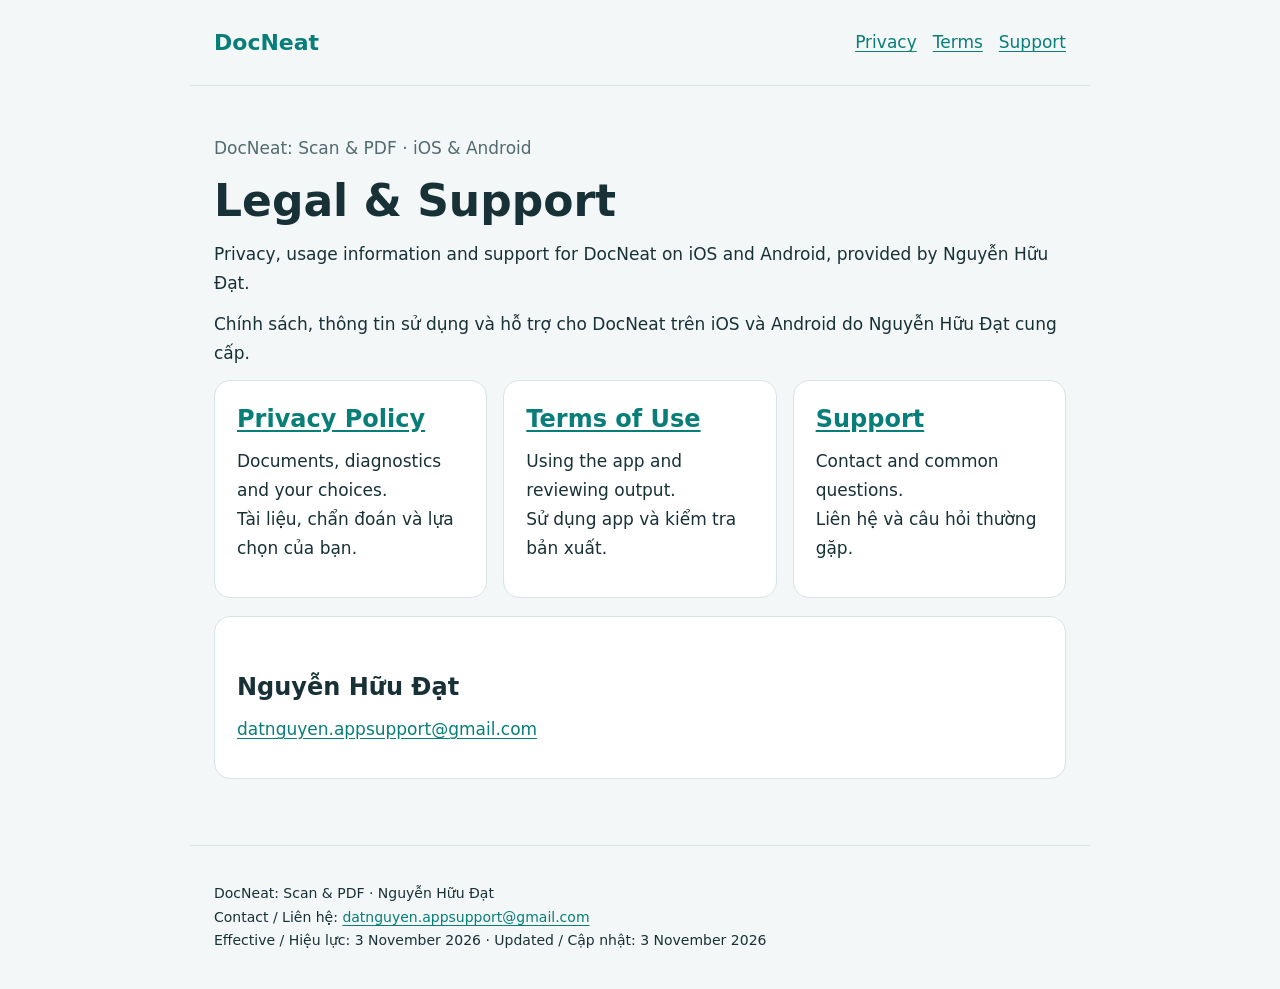
<file: index.html>
<!doctype html>
<html lang="en"><head><meta charset="utf-8"><meta name="viewport" content="width=device-width, initial-scale=1"><meta name="description" content="Privacy, terms and support for DocNeat: Scan &amp; PDF."><title>Legal &amp; Support · DocNeat</title><link rel="stylesheet" href="styles.css"></head><body>
<header><a class="brand" href="index.html">DocNeat</a><nav aria-label="Main navigation"><a href="privacy.html">Privacy</a><a href="terms.html">Terms</a><a href="support.html">Support</a></nav></header>
<main><p class="muted">DocNeat: Scan &amp; PDF · iOS &amp; Android</p><h1>Legal &amp; Support</h1><p>Privacy, usage information and support for DocNeat on iOS and Android, provided by Nguyễn Hữu Đạt.</p><p lang="vi">Chính sách, thông tin sử dụng và hỗ trợ cho DocNeat trên iOS và Android do Nguyễn Hữu Đạt cung cấp.</p><div class="cards"><article class="card"><h2><a href="privacy.html">Privacy Policy</a></h2><p>Documents, diagnostics and your choices.<br><span lang="vi">Tài liệu, chẩn đoán và lựa chọn của bạn.</span></p></article><article class="card"><h2><a href="terms.html">Terms of Use</a></h2><p>Using the app and reviewing output.<br><span lang="vi">Sử dụng app và kiểm tra bản xuất.</span></p></article><article class="card"><h2><a href="support.html">Support</a></h2><p>Contact and common questions.<br><span lang="vi">Liên hệ và câu hỏi thường gặp.</span></p></article></div><section class="card"><h2>Nguyễn Hữu Đạt</h2><p><a href="mailto:datnguyen.appsupport@gmail.com">datnguyen.appsupport@gmail.com</a></p></section></main>
<footer><p>DocNeat: Scan &amp; PDF · Nguyễn Hữu Đạt<br>Contact / Liên hệ: <a href="mailto:datnguyen.appsupport@gmail.com">datnguyen.appsupport@gmail.com</a><br>Effective / Hiệu lực: 3 November 2026 · Updated / Cập nhật: 3 November 2026</p></footer></body></html>
</file>
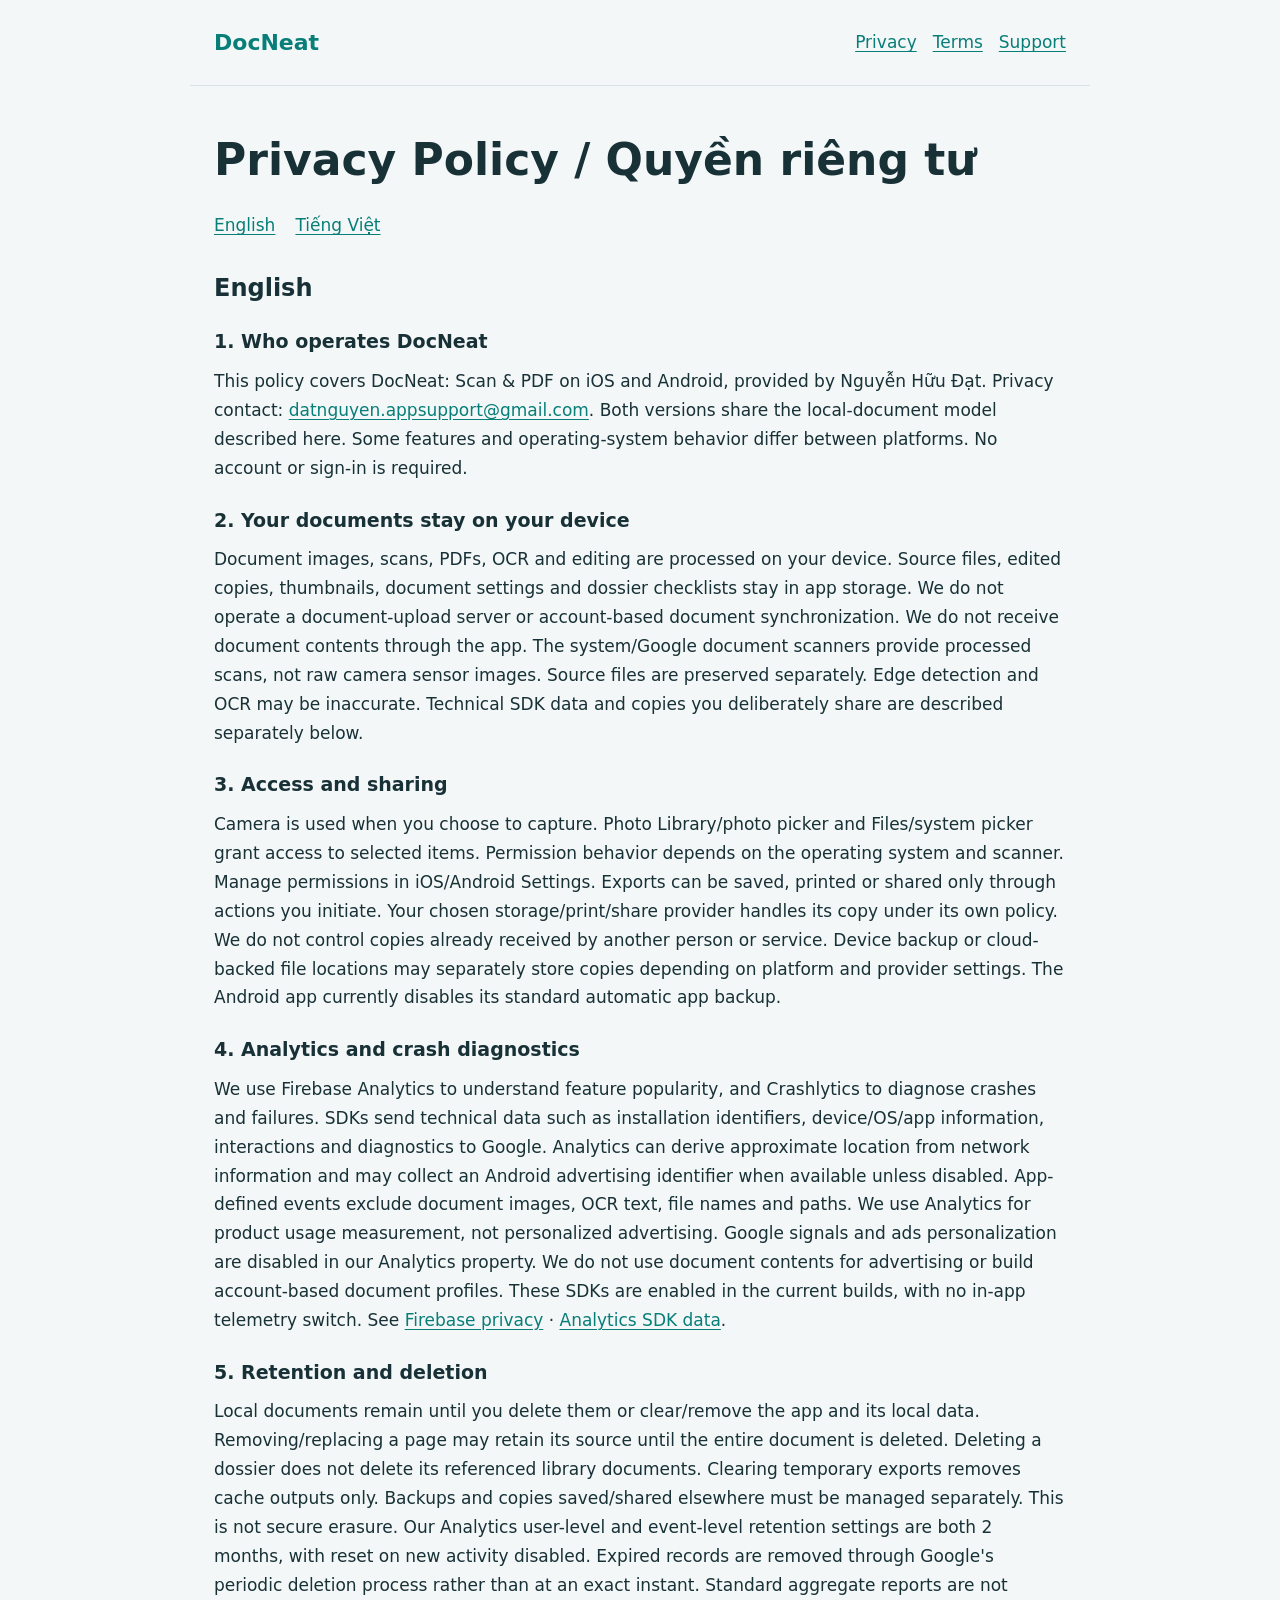
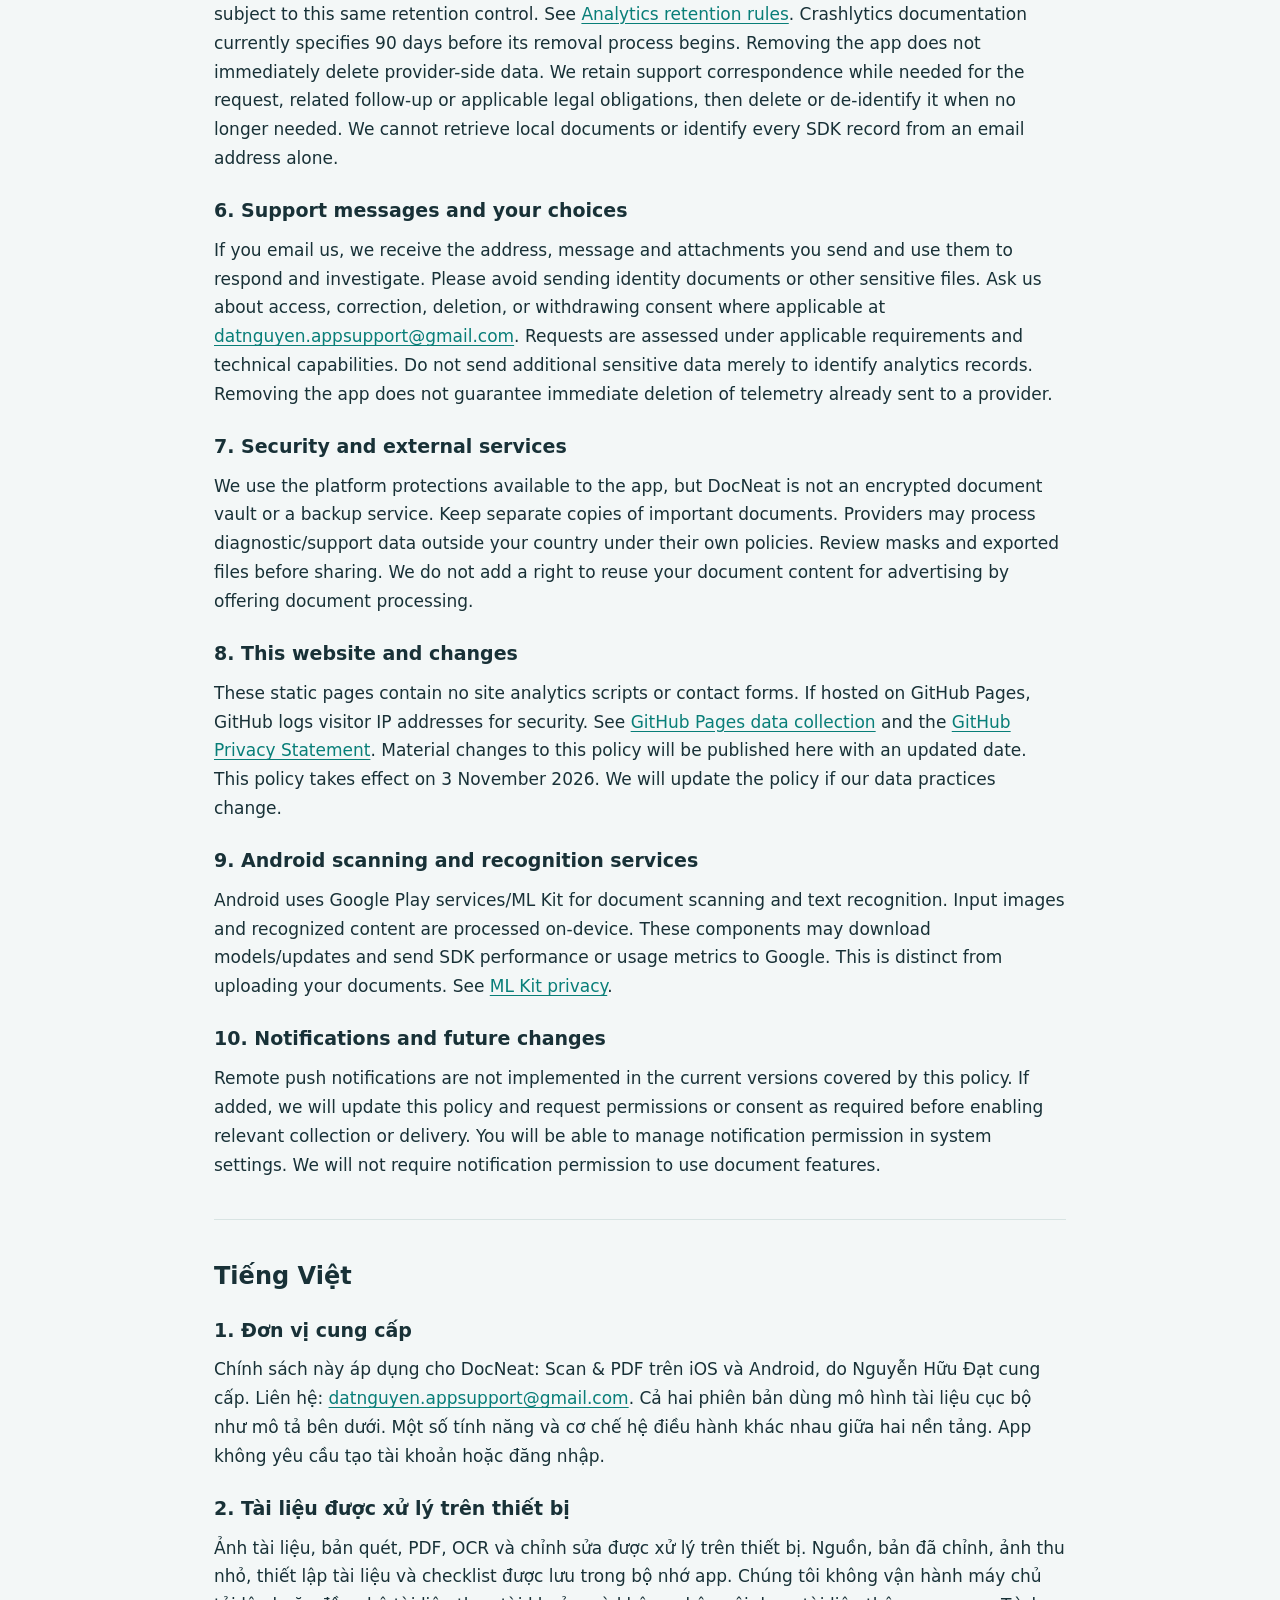
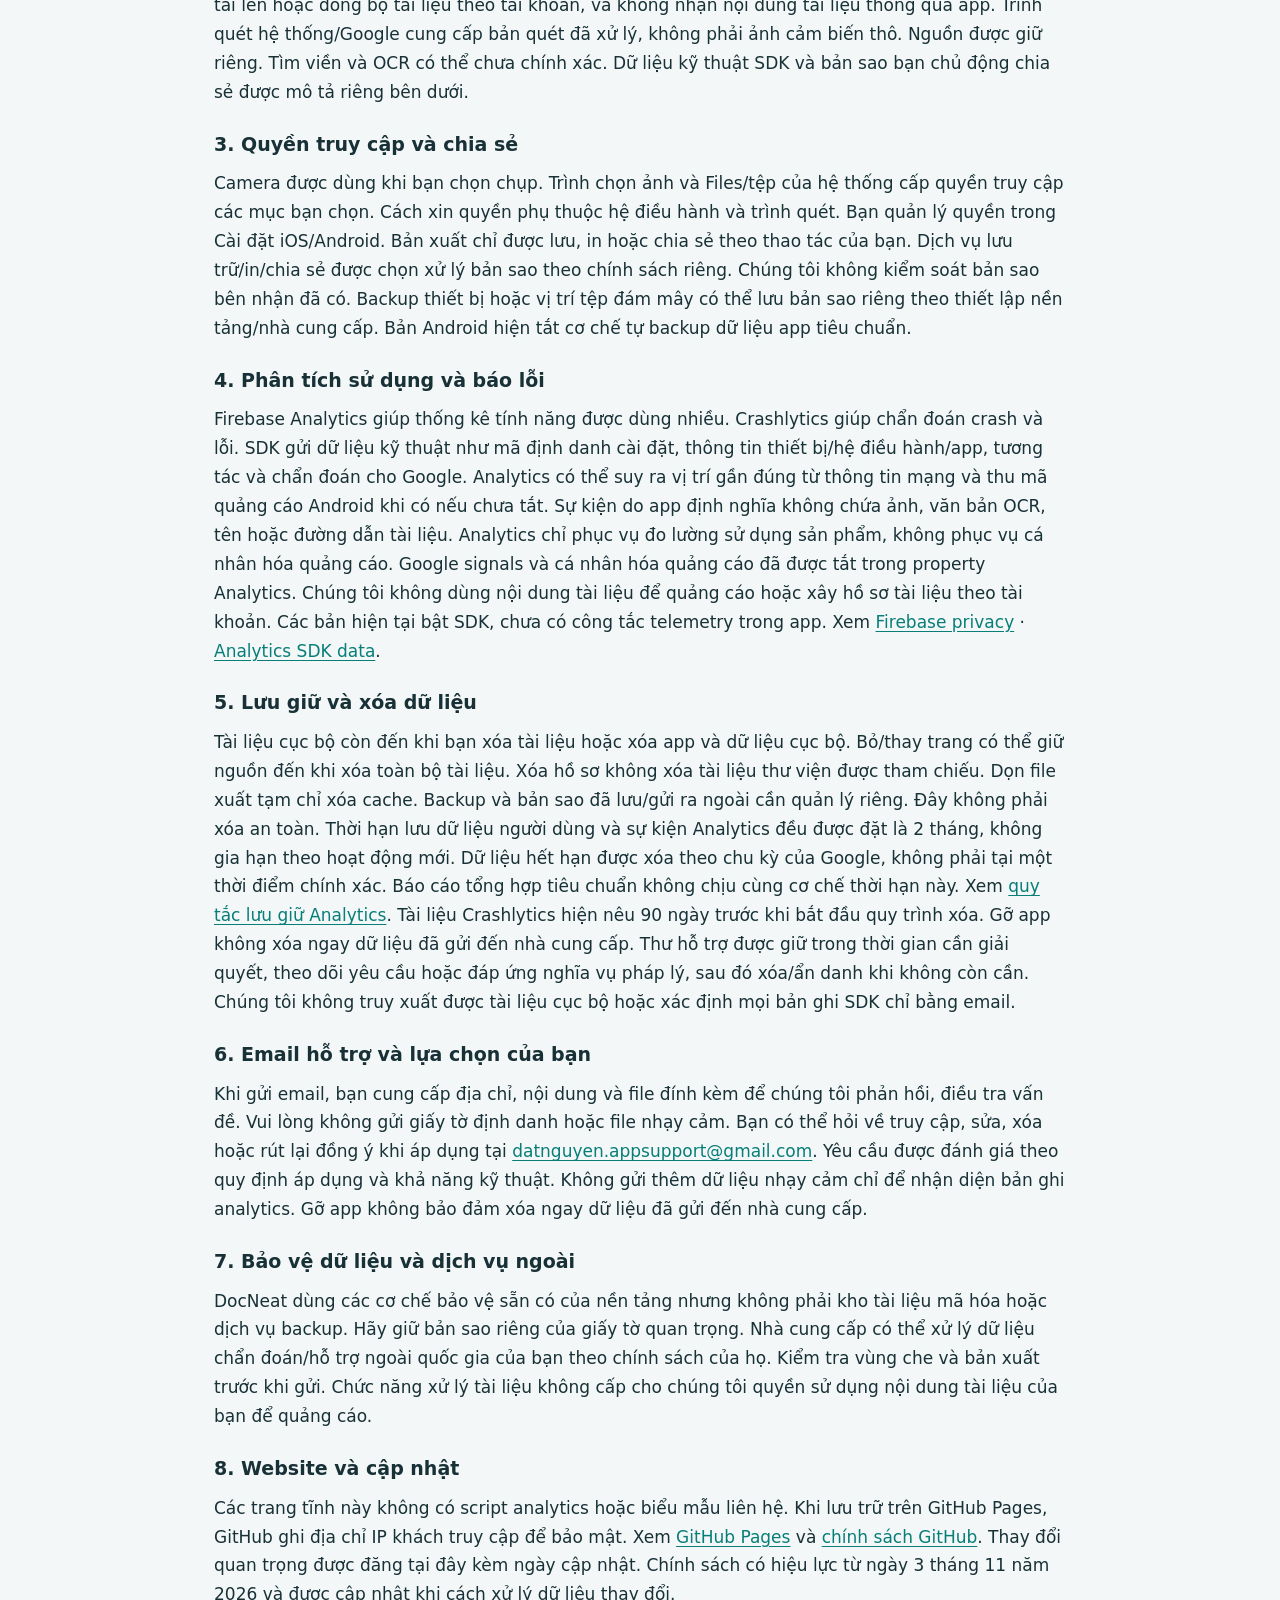
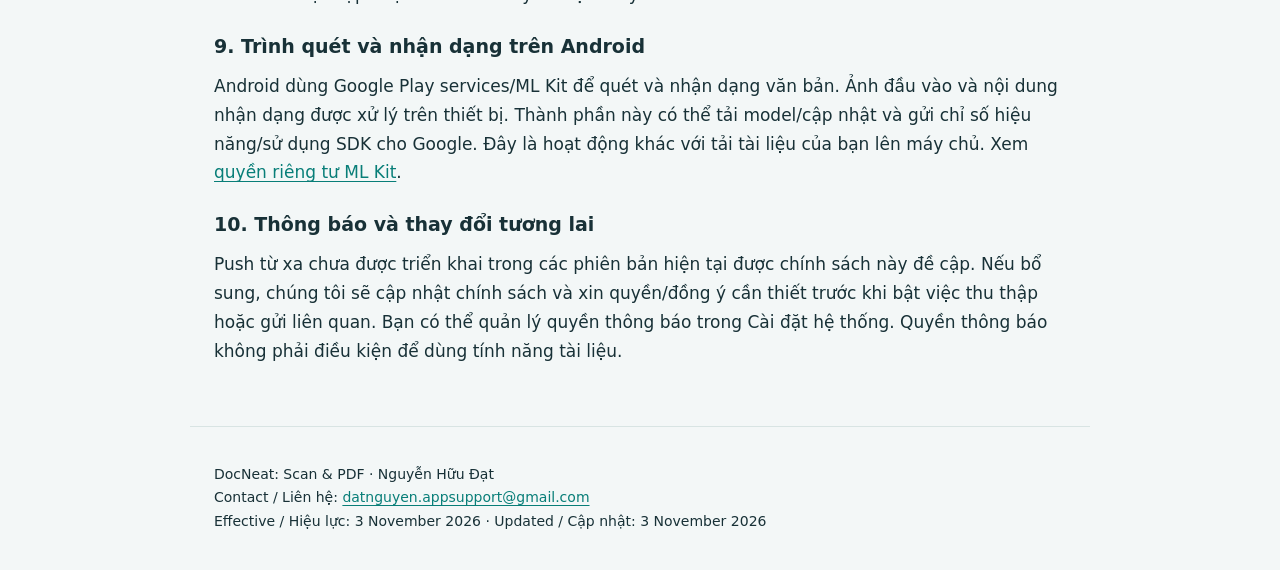
<file: privacy.html>
<!doctype html>
<html lang="en"><head><meta charset="utf-8"><meta name="viewport" content="width=device-width, initial-scale=1"><meta name="description" content="DocNeat privacy policy: local document processing, diagnostics, permissions and deletion."><title>Privacy Policy · DocNeat</title><link rel="stylesheet" href="styles.css"></head><body>
<header><a class="brand" href="index.html">DocNeat</a><nav aria-label="Main navigation"><a href="privacy.html">Privacy</a><a href="terms.html">Terms</a><a href="support.html">Support</a></nav></header>
<main><h1>Privacy Policy / Quyền riêng tư</h1><nav class="language-nav" aria-label="Language sections"><a href="#en" lang="en">English</a><a href="#vi" lang="vi">Tiếng Việt</a></nav><section id="en" lang="en"><h2>English</h2><h3>1. Who operates DocNeat</h3><p>This policy covers DocNeat: Scan &amp; PDF on iOS and Android, provided by Nguyễn Hữu Đạt. Privacy contact: <a href="mailto:datnguyen.appsupport@gmail.com">datnguyen.appsupport@gmail.com</a>. Both versions share the local-document model described here. Some features and operating-system behavior differ between platforms. No account or sign-in is required.</p><h3>2. Your documents stay on your device</h3><p>Document images, scans, PDFs, OCR and editing are processed on your device. Source files, edited copies, thumbnails, document settings and dossier checklists stay in app storage. We do not operate a document-upload server or account-based document synchronization. We do not receive document contents through the app. The system/Google document scanners provide processed scans, not raw camera sensor images. Source files are preserved separately. Edge detection and OCR may be inaccurate. Technical SDK data and copies you deliberately share are described separately below.</p><h3>3. Access and sharing</h3><p>Camera is used when you choose to capture. Photo Library/photo picker and Files/system picker grant access to selected items. Permission behavior depends on the operating system and scanner. Manage permissions in iOS/Android Settings. Exports can be saved, printed or shared only through actions you initiate. Your chosen storage/print/share provider handles its copy under its own policy. We do not control copies already received by another person or service. Device backup or cloud-backed file locations may separately store copies depending on platform and provider settings. The Android app currently disables its standard automatic app backup.</p><h3>4. Analytics and crash diagnostics</h3><p>We use Firebase Analytics to understand feature popularity, and Crashlytics to diagnose crashes and failures. SDKs send technical data such as installation identifiers, device/OS/app information, interactions and diagnostics to Google. Analytics can derive approximate location from network information and may collect an Android advertising identifier when available unless disabled. App-defined events exclude document images, OCR text, file names and paths. We use Analytics for product usage measurement, not personalized advertising. Google signals and ads personalization are disabled in our Analytics property. We do not use document contents for advertising or build account-based document profiles. These SDKs are enabled in the current builds, with no in-app telemetry switch. See <a href="https://firebase.google.com/support/privacy">Firebase privacy</a> · <a href="https://support.google.com/analytics/answer/11582702">Analytics SDK data</a>.</p><h3>5. Retention and deletion</h3><p>Local documents remain until you delete them or clear/remove the app and its local data. Removing/replacing a page may retain its source until the entire document is deleted. Deleting a dossier does not delete its referenced library documents. Clearing temporary exports removes cache outputs only. Backups and copies saved/shared elsewhere must be managed separately. This is not secure erasure. Our Analytics user-level and event-level retention settings are both 2 months, with reset on new activity disabled. Expired records are removed through Google's periodic deletion process rather than at an exact instant. Standard aggregate reports are not subject to this same retention control. See <a href="https://support.google.com/analytics/answer/7667196">Analytics retention rules</a>. Crashlytics documentation currently specifies 90 days before its removal process begins. Removing the app does not immediately delete provider-side data. We retain support correspondence while needed for the request, related follow-up or applicable legal obligations, then delete or de-identify it when no longer needed. We cannot retrieve local documents or identify every SDK record from an email address alone.</p><h3>6. Support messages and your choices</h3><p>If you email us, we receive the address, message and attachments you send and use them to respond and investigate. Please avoid sending identity documents or other sensitive files. Ask us about access, correction, deletion, or withdrawing consent where applicable at <a href="mailto:datnguyen.appsupport@gmail.com">datnguyen.appsupport@gmail.com</a>. Requests are assessed under applicable requirements and technical capabilities. Do not send additional sensitive data merely to identify analytics records. Removing the app does not guarantee immediate deletion of telemetry already sent to a provider.</p><h3>7. Security and external services</h3><p>We use the platform protections available to the app, but DocNeat is not an encrypted document vault or a backup service. Keep separate copies of important documents. Providers may process diagnostic/support data outside your country under their own policies. Review masks and exported files before sharing. We do not add a right to reuse your document content for advertising by offering document processing.</p><h3>8. This website and changes</h3><p>These static pages contain no site analytics scripts or contact forms. If hosted on GitHub Pages, GitHub logs visitor IP addresses for security. See <a href="https://docs.github.com/en/pages/getting-started-with-github-pages/what-is-github-pages#data-collection">GitHub Pages data collection</a> and the <a href="https://docs.github.com/en/site-policy/privacy-policies/github-general-privacy-statement">GitHub Privacy Statement</a>. Material changes to this policy will be published here with an updated date. This policy takes effect on 3 November 2026. We will update the policy if our data practices change.</p><h3>9. Android scanning and recognition services</h3><p>Android uses Google Play services/ML Kit for document scanning and text recognition. Input images and recognized content are processed on-device. These components may download models/updates and send SDK performance or usage metrics to Google. This is distinct from uploading your documents. See <a href="https://developers.google.com/ml-kit/terms#privacy">ML Kit privacy</a>.</p><h3>10. Notifications and future changes</h3><p>Remote push notifications are not implemented in the current versions covered by this policy. If added, we will update this policy and request permissions or consent as required before enabling relevant collection or delivery. You will be able to manage notification permission in system settings. We will not require notification permission to use document features.</p></section><hr><section id="vi" lang="vi"><h2>Tiếng Việt</h2><h3>1. Đơn vị cung cấp</h3><p>Chính sách này áp dụng cho DocNeat: Scan &amp; PDF trên iOS và Android, do Nguyễn Hữu Đạt cung cấp. Liên hệ: <a href="mailto:datnguyen.appsupport@gmail.com">datnguyen.appsupport@gmail.com</a>. Cả hai phiên bản dùng mô hình tài liệu cục bộ như mô tả bên dưới. Một số tính năng và cơ chế hệ điều hành khác nhau giữa hai nền tảng. App không yêu cầu tạo tài khoản hoặc đăng nhập.</p><h3>2. Tài liệu được xử lý trên thiết bị</h3><p>Ảnh tài liệu, bản quét, PDF, OCR và chỉnh sửa được xử lý trên thiết bị. Nguồn, bản đã chỉnh, ảnh thu nhỏ, thiết lập tài liệu và checklist được lưu trong bộ nhớ app. Chúng tôi không vận hành máy chủ tải lên hoặc đồng bộ tài liệu theo tài khoản, và không nhận nội dung tài liệu thông qua app. Trình quét hệ thống/Google cung cấp bản quét đã xử lý, không phải ảnh cảm biến thô. Nguồn được giữ riêng. Tìm viền và OCR có thể chưa chính xác. Dữ liệu kỹ thuật SDK và bản sao bạn chủ động chia sẻ được mô tả riêng bên dưới.</p><h3>3. Quyền truy cập và chia sẻ</h3><p>Camera được dùng khi bạn chọn chụp. Trình chọn ảnh và Files/tệp của hệ thống cấp quyền truy cập các mục bạn chọn. Cách xin quyền phụ thuộc hệ điều hành và trình quét. Bạn quản lý quyền trong Cài đặt iOS/Android. Bản xuất chỉ được lưu, in hoặc chia sẻ theo thao tác của bạn. Dịch vụ lưu trữ/in/chia sẻ được chọn xử lý bản sao theo chính sách riêng. Chúng tôi không kiểm soát bản sao bên nhận đã có. Backup thiết bị hoặc vị trí tệp đám mây có thể lưu bản sao riêng theo thiết lập nền tảng/nhà cung cấp. Bản Android hiện tắt cơ chế tự backup dữ liệu app tiêu chuẩn.</p><h3>4. Phân tích sử dụng và báo lỗi</h3><p>Firebase Analytics giúp thống kê tính năng được dùng nhiều. Crashlytics giúp chẩn đoán crash và lỗi. SDK gửi dữ liệu kỹ thuật như mã định danh cài đặt, thông tin thiết bị/hệ điều hành/app, tương tác và chẩn đoán cho Google. Analytics có thể suy ra vị trí gần đúng từ thông tin mạng và thu mã quảng cáo Android khi có nếu chưa tắt. Sự kiện do app định nghĩa không chứa ảnh, văn bản OCR, tên hoặc đường dẫn tài liệu. Analytics chỉ phục vụ đo lường sử dụng sản phẩm, không phục vụ cá nhân hóa quảng cáo. Google signals và cá nhân hóa quảng cáo đã được tắt trong property Analytics. Chúng tôi không dùng nội dung tài liệu để quảng cáo hoặc xây hồ sơ tài liệu theo tài khoản. Các bản hiện tại bật SDK, chưa có công tắc telemetry trong app. Xem <a href="https://firebase.google.com/support/privacy">Firebase privacy</a> · <a href="https://support.google.com/analytics/answer/11582702">Analytics SDK data</a>.</p><h3>5. Lưu giữ và xóa dữ liệu</h3><p>Tài liệu cục bộ còn đến khi bạn xóa tài liệu hoặc xóa app và dữ liệu cục bộ. Bỏ/thay trang có thể giữ nguồn đến khi xóa toàn bộ tài liệu. Xóa hồ sơ không xóa tài liệu thư viện được tham chiếu. Dọn file xuất tạm chỉ xóa cache. Backup và bản sao đã lưu/gửi ra ngoài cần quản lý riêng. Đây không phải xóa an toàn. Thời hạn lưu dữ liệu người dùng và sự kiện Analytics đều được đặt là 2 tháng, không gia hạn theo hoạt động mới. Dữ liệu hết hạn được xóa theo chu kỳ của Google, không phải tại một thời điểm chính xác. Báo cáo tổng hợp tiêu chuẩn không chịu cùng cơ chế thời hạn này. Xem <a href="https://support.google.com/analytics/answer/7667196">quy tắc lưu giữ Analytics</a>. Tài liệu Crashlytics hiện nêu 90 ngày trước khi bắt đầu quy trình xóa. Gỡ app không xóa ngay dữ liệu đã gửi đến nhà cung cấp. Thư hỗ trợ được giữ trong thời gian cần giải quyết, theo dõi yêu cầu hoặc đáp ứng nghĩa vụ pháp lý, sau đó xóa/ẩn danh khi không còn cần. Chúng tôi không truy xuất được tài liệu cục bộ hoặc xác định mọi bản ghi SDK chỉ bằng email.</p><h3>6. Email hỗ trợ và lựa chọn của bạn</h3><p>Khi gửi email, bạn cung cấp địa chỉ, nội dung và file đính kèm để chúng tôi phản hồi, điều tra vấn đề. Vui lòng không gửi giấy tờ định danh hoặc file nhạy cảm. Bạn có thể hỏi về truy cập, sửa, xóa hoặc rút lại đồng ý khi áp dụng tại <a href="mailto:datnguyen.appsupport@gmail.com">datnguyen.appsupport@gmail.com</a>. Yêu cầu được đánh giá theo quy định áp dụng và khả năng kỹ thuật. Không gửi thêm dữ liệu nhạy cảm chỉ để nhận diện bản ghi analytics. Gỡ app không bảo đảm xóa ngay dữ liệu đã gửi đến nhà cung cấp.</p><h3>7. Bảo vệ dữ liệu và dịch vụ ngoài</h3><p>DocNeat dùng các cơ chế bảo vệ sẵn có của nền tảng nhưng không phải kho tài liệu mã hóa hoặc dịch vụ backup. Hãy giữ bản sao riêng của giấy tờ quan trọng. Nhà cung cấp có thể xử lý dữ liệu chẩn đoán/hỗ trợ ngoài quốc gia của bạn theo chính sách của họ. Kiểm tra vùng che và bản xuất trước khi gửi. Chức năng xử lý tài liệu không cấp cho chúng tôi quyền sử dụng nội dung tài liệu của bạn để quảng cáo.</p><h3>8. Website và cập nhật</h3><p>Các trang tĩnh này không có script analytics hoặc biểu mẫu liên hệ. Khi lưu trữ trên GitHub Pages, GitHub ghi địa chỉ IP khách truy cập để bảo mật. Xem <a href="https://docs.github.com/en/pages/getting-started-with-github-pages/what-is-github-pages#data-collection">GitHub Pages</a> và <a href="https://docs.github.com/en/site-policy/privacy-policies/github-general-privacy-statement">chính sách GitHub</a>. Thay đổi quan trọng được đăng tại đây kèm ngày cập nhật. Chính sách có hiệu lực từ ngày 3 tháng 11 năm 2026 và được cập nhật khi cách xử lý dữ liệu thay đổi.</p><h3>9. Trình quét và nhận dạng trên Android</h3><p>Android dùng Google Play services/ML Kit để quét và nhận dạng văn bản. Ảnh đầu vào và nội dung nhận dạng được xử lý trên thiết bị. Thành phần này có thể tải model/cập nhật và gửi chỉ số hiệu năng/sử dụng SDK cho Google. Đây là hoạt động khác với tải tài liệu của bạn lên máy chủ. Xem <a href="https://developers.google.com/ml-kit/terms#privacy">quyền riêng tư ML Kit</a>.</p><h3>10. Thông báo và thay đổi tương lai</h3><p>Push từ xa chưa được triển khai trong các phiên bản hiện tại được chính sách này đề cập. Nếu bổ sung, chúng tôi sẽ cập nhật chính sách và xin quyền/đồng ý cần thiết trước khi bật việc thu thập hoặc gửi liên quan. Bạn có thể quản lý quyền thông báo trong Cài đặt hệ thống. Quyền thông báo không phải điều kiện để dùng tính năng tài liệu.</p></section></main>
<footer><p>DocNeat: Scan &amp; PDF · Nguyễn Hữu Đạt<br>Contact / Liên hệ: <a href="mailto:datnguyen.appsupport@gmail.com">datnguyen.appsupport@gmail.com</a><br>Effective / Hiệu lực: 3 November 2026 · Updated / Cập nhật: 3 November 2026</p></footer></body></html>
</file>
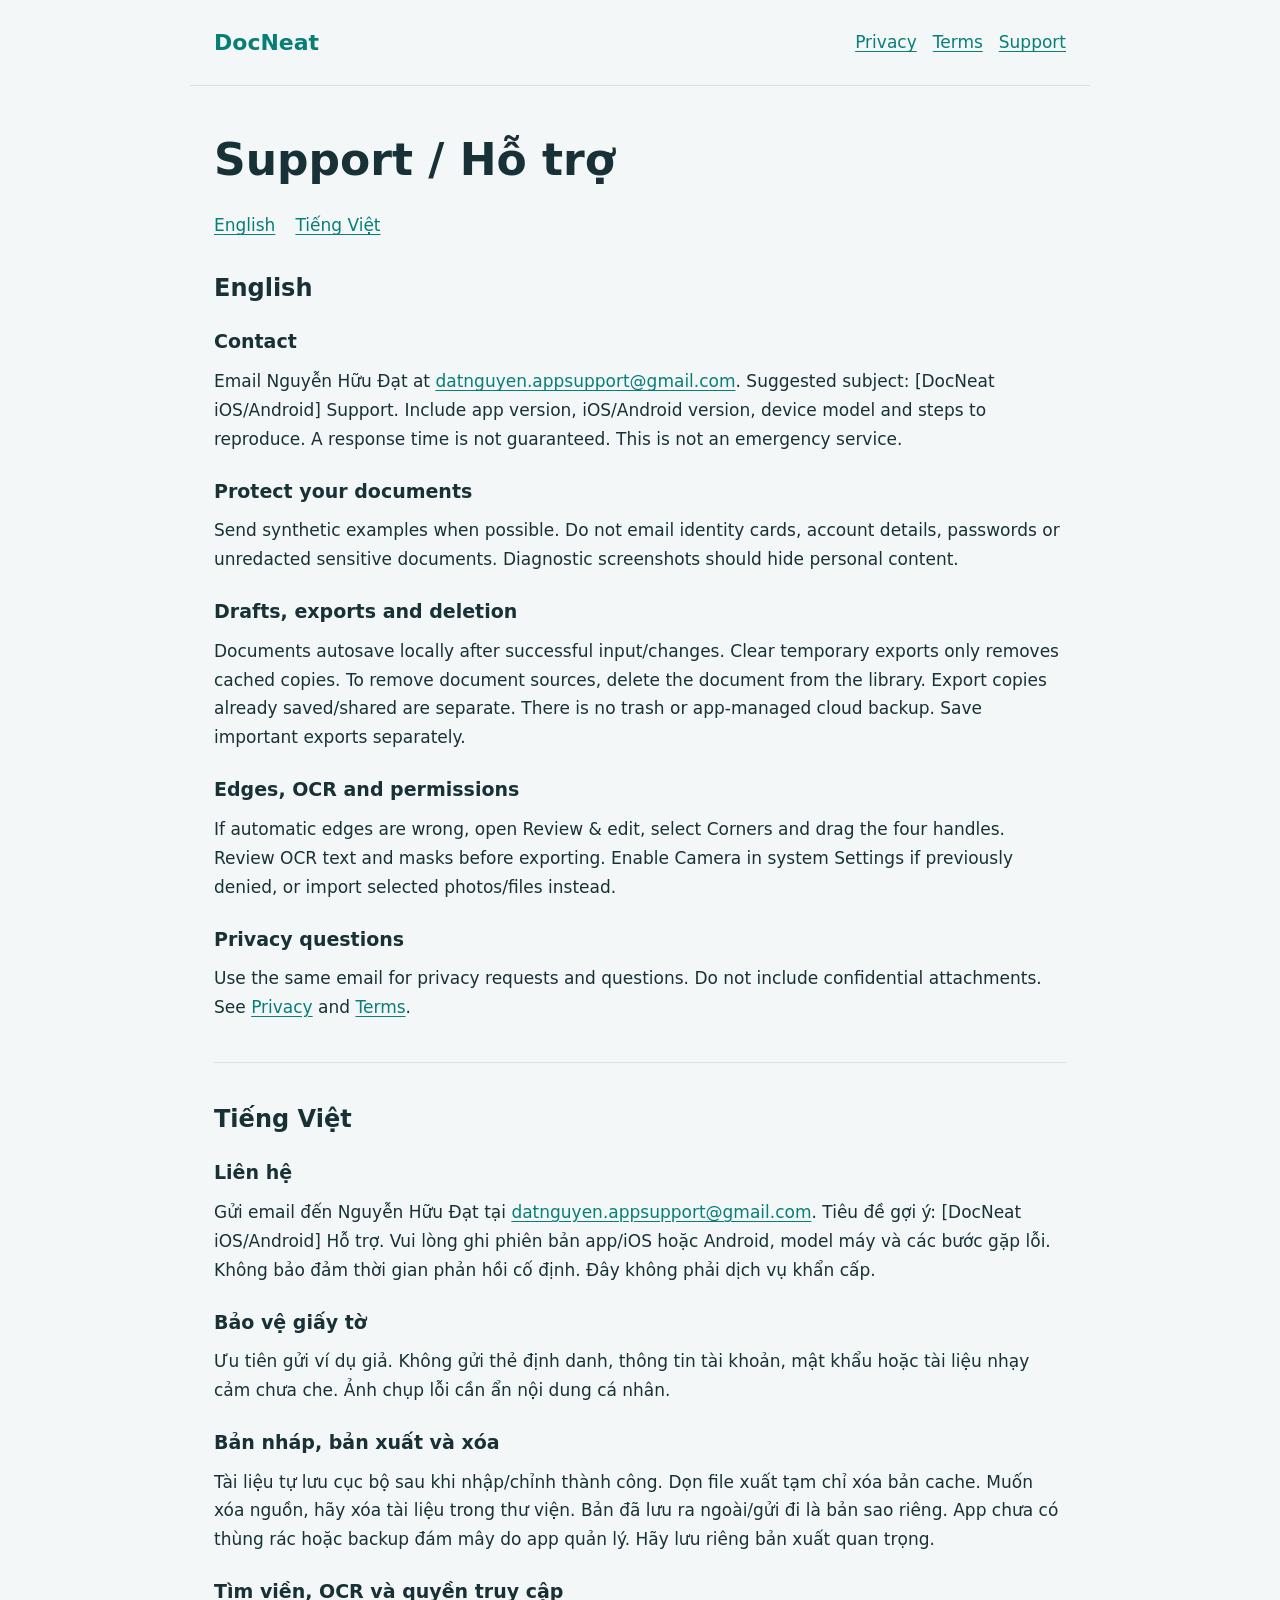
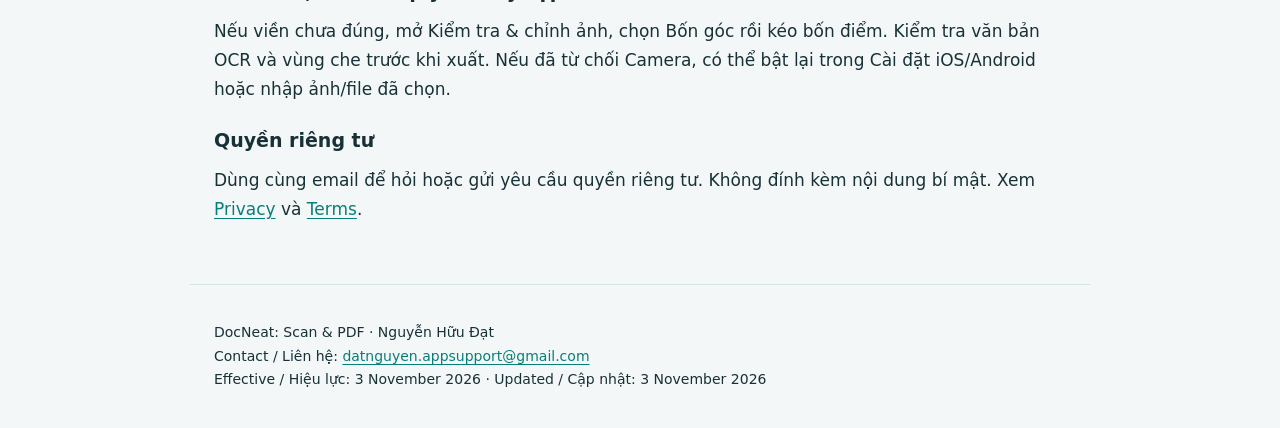
<file: support.html>
<!doctype html>
<html lang="en"><head><meta charset="utf-8"><meta name="viewport" content="width=device-width, initial-scale=1"><meta name="description" content="Contact DocNeat support, privacy requests and common document-handling questions."><title>Support · DocNeat</title><link rel="stylesheet" href="styles.css"></head><body>
<header><a class="brand" href="index.html">DocNeat</a><nav aria-label="Main navigation"><a href="privacy.html">Privacy</a><a href="terms.html">Terms</a><a href="support.html">Support</a></nav></header>
<main><h1>Support / Hỗ trợ</h1><nav class="language-nav" aria-label="Language sections"><a href="#en" lang="en">English</a><a href="#vi" lang="vi">Tiếng Việt</a></nav><section id="en" lang="en"><h2>English</h2><h3>Contact</h3><p>Email Nguyễn Hữu Đạt at <a href="mailto:datnguyen.appsupport@gmail.com">datnguyen.appsupport@gmail.com</a>. Suggested subject: [DocNeat iOS/Android] Support. Include app version, iOS/Android version, device model and steps to reproduce. A response time is not guaranteed. This is not an emergency service.</p><h3>Protect your documents</h3><p>Send synthetic examples when possible. Do not email identity cards, account details, passwords or unredacted sensitive documents. Diagnostic screenshots should hide personal content.</p><h3>Drafts, exports and deletion</h3><p>Documents autosave locally after successful input/changes. Clear temporary exports only removes cached copies. To remove document sources, delete the document from the library. Export copies already saved/shared are separate. There is no trash or app-managed cloud backup. Save important exports separately.</p><h3>Edges, OCR and permissions</h3><p>If automatic edges are wrong, open Review &amp; edit, select Corners and drag the four handles. Review OCR text and masks before exporting. Enable Camera in system Settings if previously denied, or import selected photos/files instead.</p><h3>Privacy questions</h3><p>Use the same email for privacy requests and questions. Do not include confidential attachments. See <a href="privacy.html">Privacy</a> and <a href="terms.html">Terms</a>.</p></section><hr><section id="vi" lang="vi"><h2>Tiếng Việt</h2><h3>Liên hệ</h3><p>Gửi email đến Nguyễn Hữu Đạt tại <a href="mailto:datnguyen.appsupport@gmail.com">datnguyen.appsupport@gmail.com</a>. Tiêu đề gợi ý: [DocNeat iOS/Android] Hỗ trợ. Vui lòng ghi phiên bản app/iOS hoặc Android, model máy và các bước gặp lỗi. Không bảo đảm thời gian phản hồi cố định. Đây không phải dịch vụ khẩn cấp.</p><h3>Bảo vệ giấy tờ</h3><p>Ưu tiên gửi ví dụ giả. Không gửi thẻ định danh, thông tin tài khoản, mật khẩu hoặc tài liệu nhạy cảm chưa che. Ảnh chụp lỗi cần ẩn nội dung cá nhân.</p><h3>Bản nháp, bản xuất và xóa</h3><p>Tài liệu tự lưu cục bộ sau khi nhập/chỉnh thành công. Dọn file xuất tạm chỉ xóa bản cache. Muốn xóa nguồn, hãy xóa tài liệu trong thư viện. Bản đã lưu ra ngoài/gửi đi là bản sao riêng. App chưa có thùng rác hoặc backup đám mây do app quản lý. Hãy lưu riêng bản xuất quan trọng.</p><h3>Tìm viền, OCR và quyền truy cập</h3><p>Nếu viền chưa đúng, mở Kiểm tra &amp; chỉnh ảnh, chọn Bốn góc rồi kéo bốn điểm. Kiểm tra văn bản OCR và vùng che trước khi xuất. Nếu đã từ chối Camera, có thể bật lại trong Cài đặt iOS/Android hoặc nhập ảnh/file đã chọn.</p><h3>Quyền riêng tư</h3><p>Dùng cùng email để hỏi hoặc gửi yêu cầu quyền riêng tư. Không đính kèm nội dung bí mật. Xem <a href="privacy.html">Privacy</a> và <a href="terms.html">Terms</a>.</p></section></main>
<footer><p>DocNeat: Scan &amp; PDF · Nguyễn Hữu Đạt<br>Contact / Liên hệ: <a href="mailto:datnguyen.appsupport@gmail.com">datnguyen.appsupport@gmail.com</a><br>Effective / Hiệu lực: 3 November 2026 · Updated / Cập nhật: 3 November 2026</p></footer></body></html>
</file>
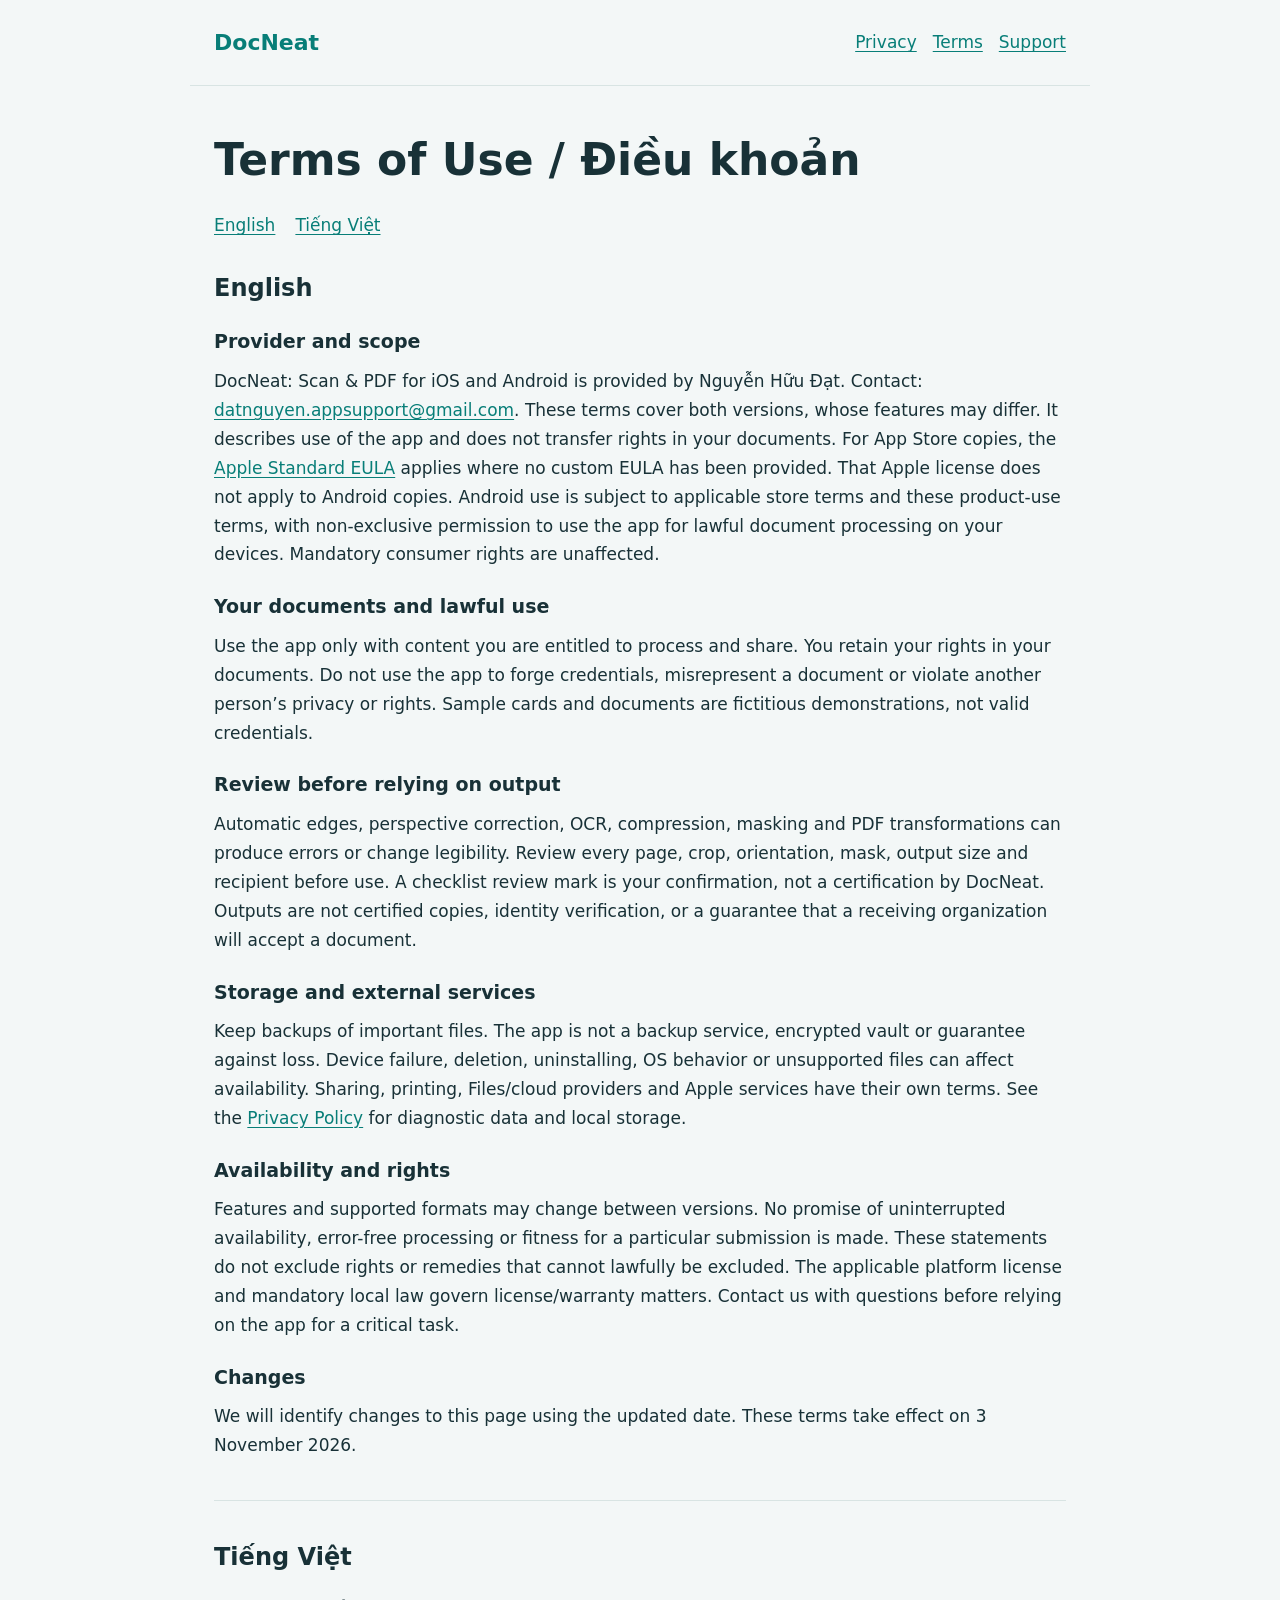
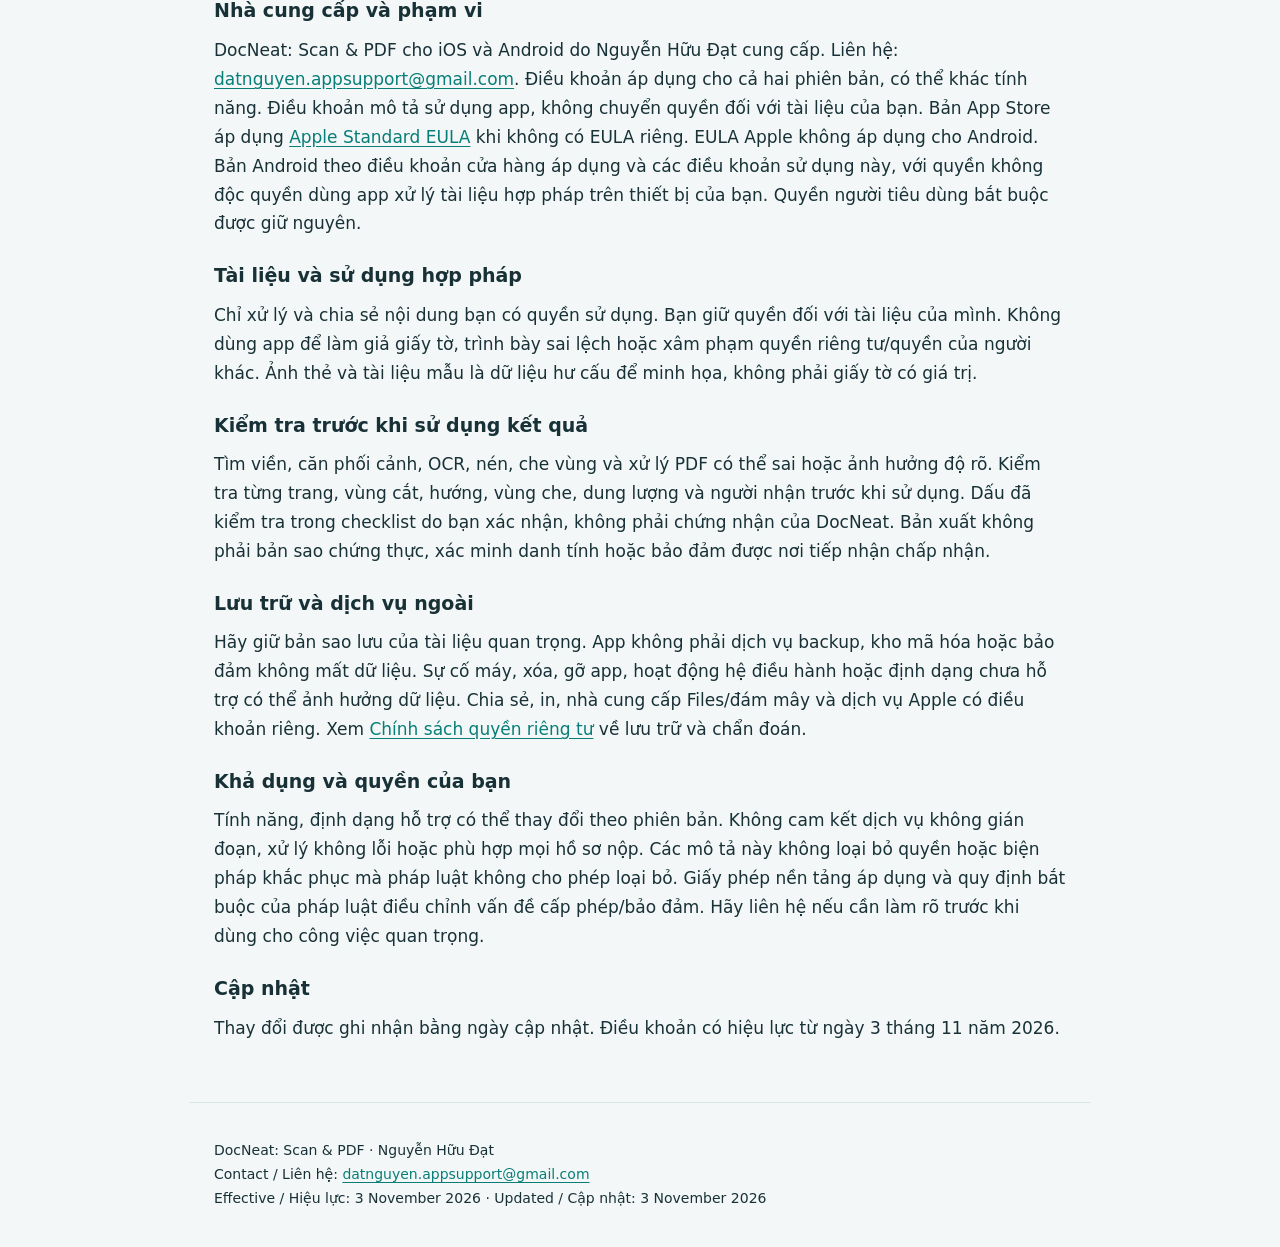
<file: terms.html>
<!doctype html>
<html lang="en"><head><meta charset="utf-8"><meta name="viewport" content="width=device-width, initial-scale=1"><meta name="description" content="DocNeat usage terms, output limitations and Apple EULA reference."><title>Terms of Use · DocNeat</title><link rel="stylesheet" href="styles.css"></head><body>
<header><a class="brand" href="index.html">DocNeat</a><nav aria-label="Main navigation"><a href="privacy.html">Privacy</a><a href="terms.html">Terms</a><a href="support.html">Support</a></nav></header>
<main><h1>Terms of Use / Điều khoản</h1><nav class="language-nav" aria-label="Language sections"><a href="#en" lang="en">English</a><a href="#vi" lang="vi">Tiếng Việt</a></nav><section id="en" lang="en"><h2>English</h2><h3>Provider and scope</h3><p>DocNeat: Scan &amp; PDF for iOS and Android is provided by Nguyễn Hữu Đạt. Contact: <a href="mailto:datnguyen.appsupport@gmail.com">datnguyen.appsupport@gmail.com</a>. These terms cover both versions, whose features may differ. It describes use of the app and does not transfer rights in your documents. For App Store copies, the <a href="https://www.apple.com/legal/internet-services/itunes/dev/stdeula/">Apple Standard EULA</a> applies where no custom EULA has been provided. That Apple license does not apply to Android copies. Android use is subject to applicable store terms and these product-use terms, with non-exclusive permission to use the app for lawful document processing on your devices. Mandatory consumer rights are unaffected.</p><h3>Your documents and lawful use</h3><p>Use the app only with content you are entitled to process and share. You retain your rights in your documents. Do not use the app to forge credentials, misrepresent a document or violate another person’s privacy or rights. Sample cards and documents are fictitious demonstrations, not valid credentials.</p><h3>Review before relying on output</h3><p>Automatic edges, perspective correction, OCR, compression, masking and PDF transformations can produce errors or change legibility. Review every page, crop, orientation, mask, output size and recipient before use. A checklist review mark is your confirmation, not a certification by DocNeat. Outputs are not certified copies, identity verification, or a guarantee that a receiving organization will accept a document.</p><h3>Storage and external services</h3><p>Keep backups of important files. The app is not a backup service, encrypted vault or guarantee against loss. Device failure, deletion, uninstalling, OS behavior or unsupported files can affect availability. Sharing, printing, Files/cloud providers and Apple services have their own terms. See the <a href="privacy.html">Privacy Policy</a> for diagnostic data and local storage.</p><h3>Availability and rights</h3><p>Features and supported formats may change between versions. No promise of uninterrupted availability, error-free processing or fitness for a particular submission is made. These statements do not exclude rights or remedies that cannot lawfully be excluded. The applicable platform license and mandatory local law govern license/warranty matters. Contact us with questions before relying on the app for a critical task.</p><h3>Changes</h3><p>We will identify changes to this page using the updated date. These terms take effect on 3 November 2026.</p></section><hr><section id="vi" lang="vi"><h2>Tiếng Việt</h2><h3>Nhà cung cấp và phạm vi</h3><p>DocNeat: Scan &amp; PDF cho iOS và Android do Nguyễn Hữu Đạt cung cấp. Liên hệ: <a href="mailto:datnguyen.appsupport@gmail.com">datnguyen.appsupport@gmail.com</a>. Điều khoản áp dụng cho cả hai phiên bản, có thể khác tính năng. Điều khoản mô tả sử dụng app, không chuyển quyền đối với tài liệu của bạn. Bản App Store áp dụng <a href="https://www.apple.com/legal/internet-services/itunes/dev/stdeula/">Apple Standard EULA</a> khi không có EULA riêng. EULA Apple không áp dụng cho Android. Bản Android theo điều khoản cửa hàng áp dụng và các điều khoản sử dụng này, với quyền không độc quyền dùng app xử lý tài liệu hợp pháp trên thiết bị của bạn. Quyền người tiêu dùng bắt buộc được giữ nguyên.</p><h3>Tài liệu và sử dụng hợp pháp</h3><p>Chỉ xử lý và chia sẻ nội dung bạn có quyền sử dụng. Bạn giữ quyền đối với tài liệu của mình. Không dùng app để làm giả giấy tờ, trình bày sai lệch hoặc xâm phạm quyền riêng tư/quyền của người khác. Ảnh thẻ và tài liệu mẫu là dữ liệu hư cấu để minh họa, không phải giấy tờ có giá trị.</p><h3>Kiểm tra trước khi sử dụng kết quả</h3><p>Tìm viền, căn phối cảnh, OCR, nén, che vùng và xử lý PDF có thể sai hoặc ảnh hưởng độ rõ. Kiểm tra từng trang, vùng cắt, hướng, vùng che, dung lượng và người nhận trước khi sử dụng. Dấu đã kiểm tra trong checklist do bạn xác nhận, không phải chứng nhận của DocNeat. Bản xuất không phải bản sao chứng thực, xác minh danh tính hoặc bảo đảm được nơi tiếp nhận chấp nhận.</p><h3>Lưu trữ và dịch vụ ngoài</h3><p>Hãy giữ bản sao lưu của tài liệu quan trọng. App không phải dịch vụ backup, kho mã hóa hoặc bảo đảm không mất dữ liệu. Sự cố máy, xóa, gỡ app, hoạt động hệ điều hành hoặc định dạng chưa hỗ trợ có thể ảnh hưởng dữ liệu. Chia sẻ, in, nhà cung cấp Files/đám mây và dịch vụ Apple có điều khoản riêng. Xem <a href="privacy.html">Chính sách quyền riêng tư</a> về lưu trữ và chẩn đoán.</p><h3>Khả dụng và quyền của bạn</h3><p>Tính năng, định dạng hỗ trợ có thể thay đổi theo phiên bản. Không cam kết dịch vụ không gián đoạn, xử lý không lỗi hoặc phù hợp mọi hồ sơ nộp. Các mô tả này không loại bỏ quyền hoặc biện pháp khắc phục mà pháp luật không cho phép loại bỏ. Giấy phép nền tảng áp dụng và quy định bắt buộc của pháp luật điều chỉnh vấn đề cấp phép/bảo đảm. Hãy liên hệ nếu cần làm rõ trước khi dùng cho công việc quan trọng.</p><h3>Cập nhật</h3><p>Thay đổi được ghi nhận bằng ngày cập nhật. Điều khoản có hiệu lực từ ngày 3 tháng 11 năm 2026.</p></section></main>
<footer><p>DocNeat: Scan &amp; PDF · Nguyễn Hữu Đạt<br>Contact / Liên hệ: <a href="mailto:datnguyen.appsupport@gmail.com">datnguyen.appsupport@gmail.com</a><br>Effective / Hiệu lực: 3 November 2026 · Updated / Cập nhật: 3 November 2026</p></footer></body></html>
</file>
<file: styles.css>
*{box-sizing:border-box}html{scroll-behavior:smooth}body{margin:0;background:#f3f7f7;color:#183137;font:17px/1.7 system-ui,-apple-system,sans-serif}a{color:#087e78;text-underline-offset:3px}a:hover{text-decoration-thickness:2px}a:focus-visible{outline:3px solid #d38c24;outline-offset:4px}header,main,footer{max-width:900px;margin:auto;padding:24px}header{display:flex;gap:16px;justify-content:space-between;align-items:center;flex-wrap:wrap;border-bottom:1px solid #d8e4e3}.brand{font-size:22px;font-weight:750;text-decoration:none}nav{display:flex;flex-wrap:wrap;gap:16px}main{padding-top:36px;padding-bottom:48px}h1{font-size:clamp(30px,6vw,44px);line-height:1.2;margin:12px 0}h2{font-size:24px;line-height:1.35;margin:32px 0 12px}h3{font-size:19px;line-height:1.4;margin:24px 0 8px}p{margin:12px 0}.muted{color:#526b70}.notice{border-left:4px solid #ce9235;background:#fff7e8;padding:12px 16px;border-radius:8px;color:#684714}.language-nav{margin:24px 0;display:flex;gap:20px}.card{padding:22px;background:#fff;border:1px solid #d8e4e3;border-radius:16px;margin:18px 0}.cards{display:grid;grid-template-columns:repeat(auto-fit,minmax(220px,1fr));gap:16px}.cards .card{margin:0}.cards h2{margin:0 0 10px}li{margin:8px 0}section[id]{scroll-margin-top:20px}footer{border-top:1px solid #d8e4e3;font-size:14px;overflow-wrap:anywhere}code{font-size:14px}hr{border:0;border-top:1px solid #d8e4e3;margin:40px 0}@media(prefers-color-scheme:dark){body{background:#101e22;color:#e2efef}a{color:#72d8cf}.muted{color:#adc2c5}header,footer,hr{border-color:#35494e}.card{background:#182b30;border-color:#35494e}.notice{background:#342b1a;color:#f2d398}}
</file>
